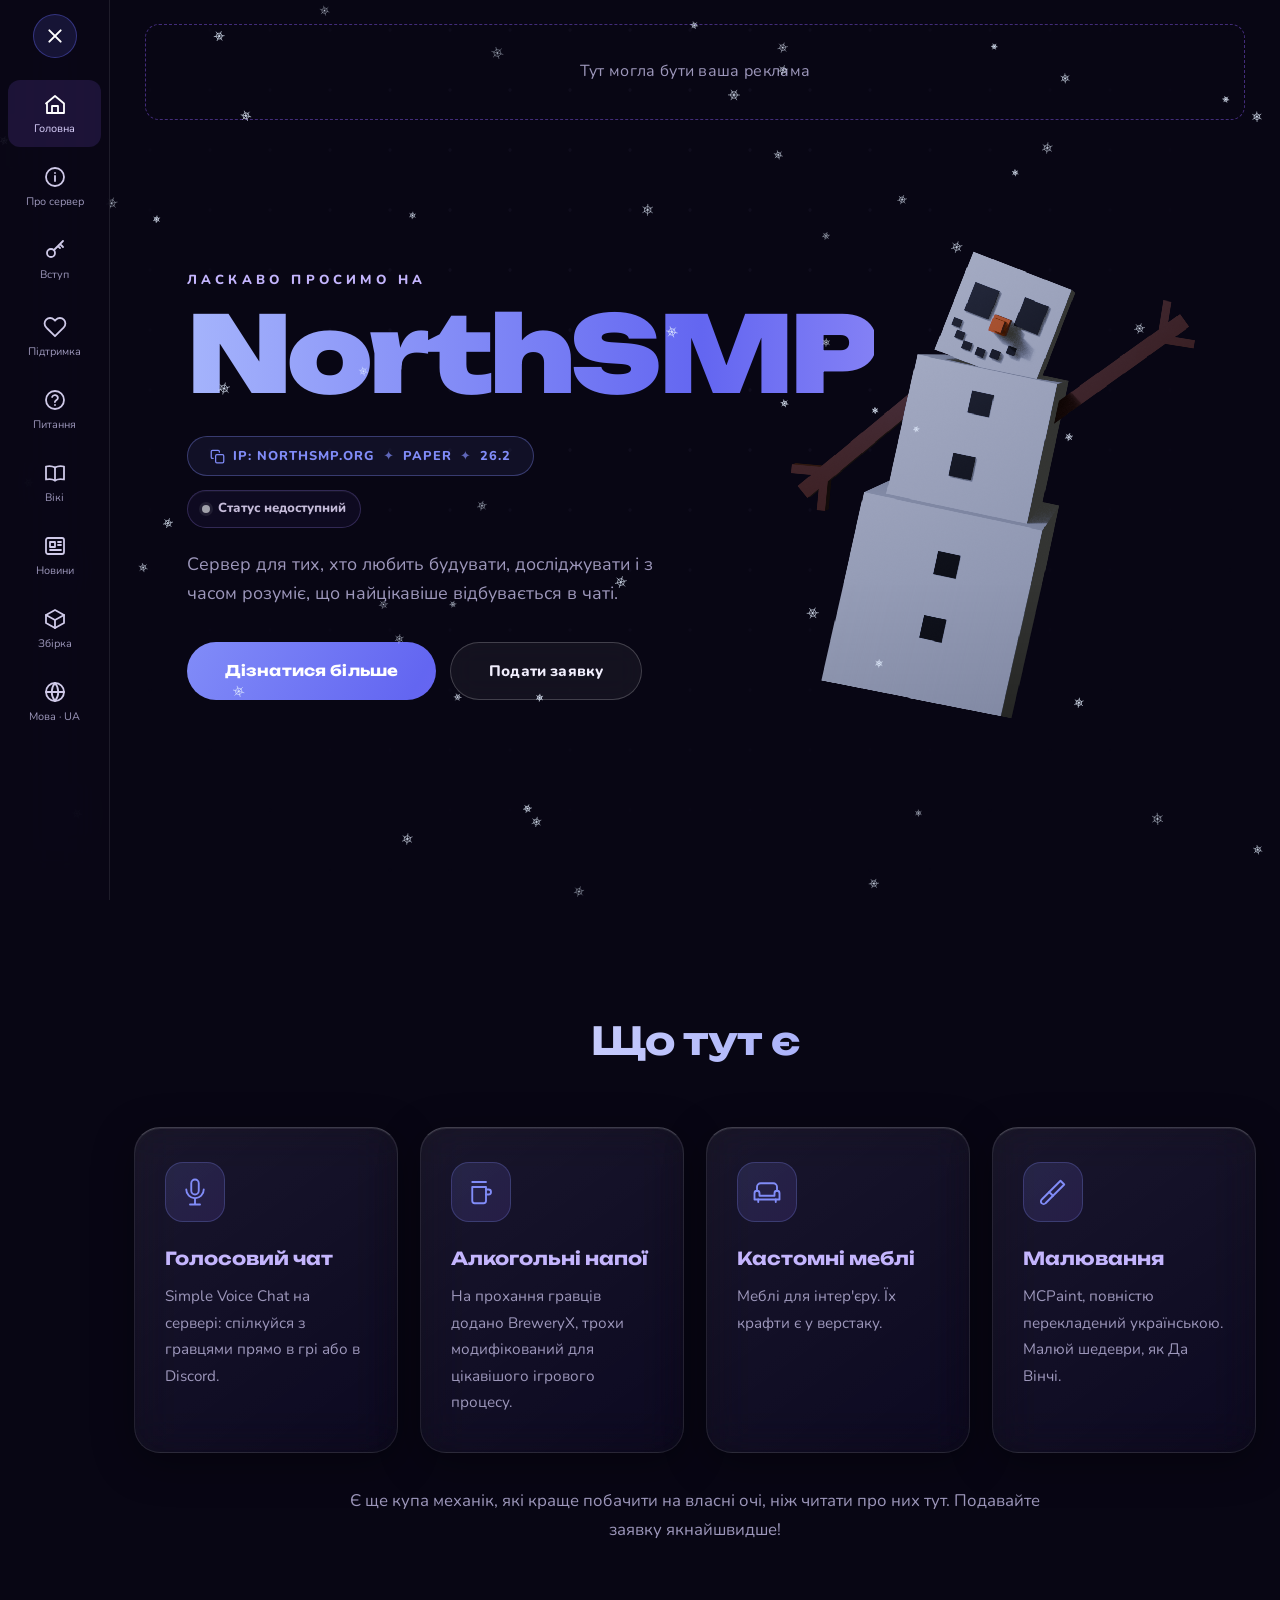
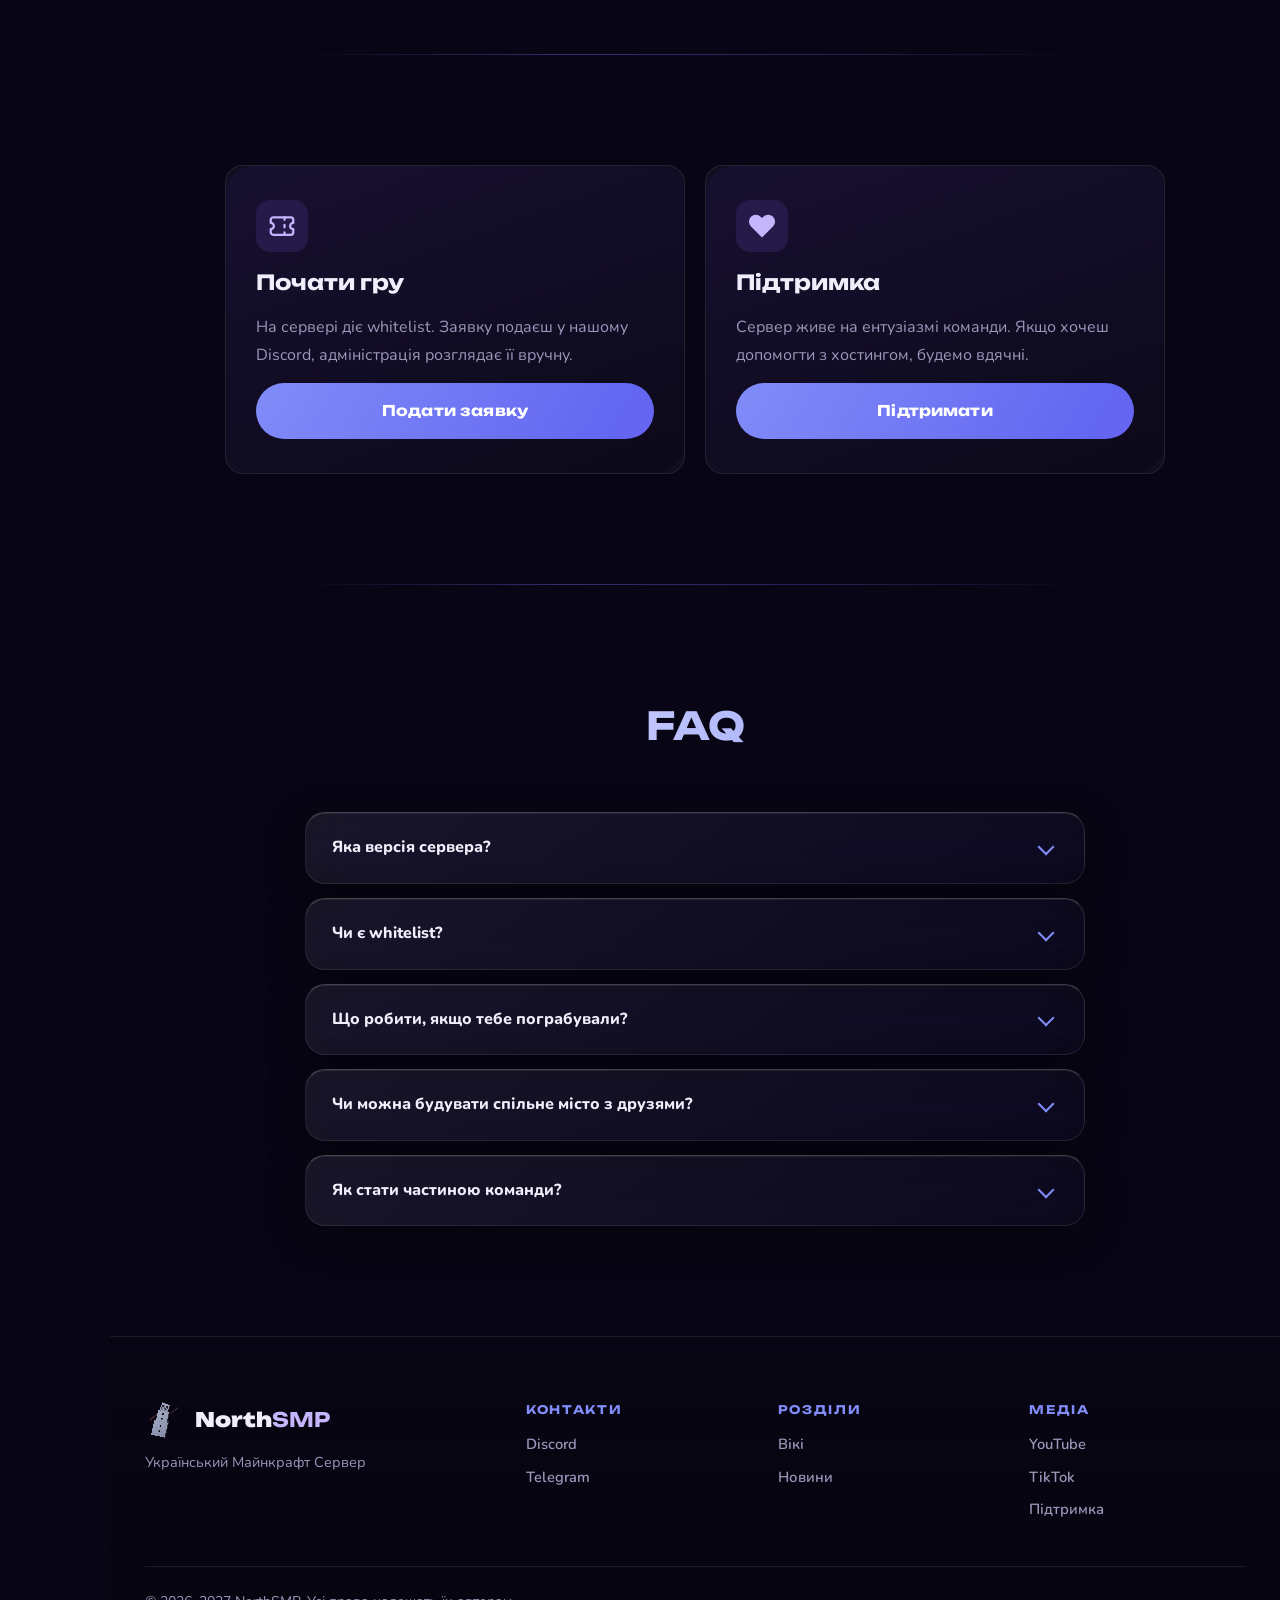
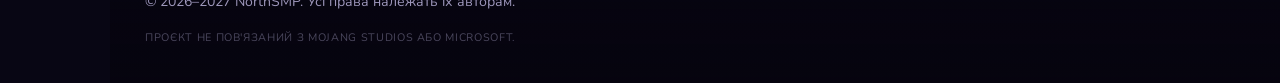
<file: index.html>
<!DOCTYPE html>
<html lang="uk">
<head>
<meta charset="UTF-8">
<meta name="viewport" content="width=device-width, initial-scale=1.0">
<title>NorthSMP - український Minecraft сервер</title>
<meta name="description" content="NorthSMP - український Minecraft-сервер на Paper 26.2.">
<meta name="theme-color" content="#0a0816">
<link rel="icon" href="icon.png" type="image/png"><link rel="shortcut icon" href="favicon.ico"><link rel="apple-touch-icon" href="icon.png">
<link rel="preconnect" href="https://fonts.googleapis.com">
<link rel="preconnect" href="https://fonts.gstatic.com" crossorigin>
<link href="https://fonts.googleapis.com/css2?family=Nunito:wght@400;600;700;800&family=Unbounded:wght@500;700;900&display=swap" rel="stylesheet">
<link rel="stylesheet" href="style.css">
</head>
<body>
<canvas id="snow" aria-hidden="true"></canvas>
<div class="grain" aria-hidden="true"></div>
<div id="siteNavigation"></div>
<main id="top">
<section class="hero" id="home">
  <div class="ad-bar" data-i18n="ad.text">Тут могла бути ваша реклама</div>
  <div class="hero-in">
    <p class="kicker" data-i18n="hero.kicker"></p>
    <h1 class="hero-title">NorthSMP</h1>
    <button class="badge" id="ipBtn" type="button">
      <svg width="15" height="15" viewBox="0 0 24 24" fill="none" stroke="currentColor" stroke-width="2" stroke-linecap="round" stroke-linejoin="round"><rect x="9" y="9" width="13" height="13" rx="2"/><path d="M5 15H4a2 2 0 0 1-2-2V4a2 2 0 0 1 2-2h9a2 2 0 0 1 2 2v1"/></svg>
      IP: northsmp.org <b>✦</b> Paper <b>✦</b> 26.2
    </button>
    <div class="server-widget" id="serverWidget" data-state="loading" aria-label="Стан Minecraft-сервера">
      <span class="server-widget-state" role="status" aria-live="polite" aria-atomic="true">
        <span class="server-widget-dot" aria-hidden="true"></span>
        <span id="serverWidgetState">Перевірка…</span>
      </span>
      <span class="server-widget-separator" aria-hidden="true"></span>
      <span class="server-widget-players" id="serverWidgetPlayers" aria-label="Кількість гравців онлайн">
        <svg aria-hidden="true" viewBox="0 0 24 24" fill="none" stroke="currentColor" stroke-width="1.8" stroke-linecap="round" stroke-linejoin="round"><circle cx="9" cy="8" r="3"/><path d="M3 20v-2a6 6 0 0 1 12 0v2M16 5a3 3 0 0 1 0 6M18 14a5 5 0 0 1 3 5v1"/></svg>
        <span id="serverWidgetCount">—</span>
      </span>
    </div>
    <p class="hero-sub" data-i18n="hero.sub"></p>
    <div class="hero-cta">
      <a href="#about" class="btn"><span data-i18n="hero.cta"></span></a>
      <a href="https://discord.com/invite/XdEPbvGeKm" target="_blank" rel="noopener noreferrer" class="btn ghost" data-i18n="join.startCta"></a>
    </div>
  </div>
    <button type="button" class="hero-art secret-logo" id="heroLogo" aria-label="NorthSMP"><img src="logo.png" alt=""></button>
  </section>
<section class="section" id="about">
  <h2 class="h2 reveal" data-i18n="about.title"></h2>
  <div class="grid4">
    <article class="glass spot card reveal" style="--d:0">
      <div class="ico"><svg viewBox="0 0 24 24" fill="none" stroke="currentColor" stroke-width="1.5" stroke-linecap="round" stroke-linejoin="round"><rect x="9" y="2" width="6" height="12" rx="3"/><path d="M5 10a7 7 0 0 0 14 0M12 17v5M8 22h8"/></svg></div>
      <h3 data-i18n="f1.t"></h3><p data-i18n="f1.p"></p>
    </article>
    <article class="glass spot card reveal" style="--d:1">
      <div class="ico"><svg viewBox="0 0 24 24" fill="none" stroke="currentColor" stroke-width="1.5" stroke-linecap="round" stroke-linejoin="round"><path d="M5 8h11v11a2 2 0 0 1-2 2H7a2 2 0 0 1-2-2z"/><path d="M16 10h2a2 2 0 0 1 0 4h-2M5 4h11"/></svg></div>
      <h3 data-i18n="f2.t"></h3><p data-i18n="f2.p"></p>
    </article>
    <article class="glass spot card reveal" style="--d:2">
      <div class="ico"><svg viewBox="0 0 24 24" fill="none" stroke="currentColor" stroke-width="1.5" stroke-linecap="round" stroke-linejoin="round"><path d="M4 11V8a3 3 0 0 1 3-3h10a3 3 0 0 1 3 3v3"/><path d="M2 13a2 2 0 0 1 4 0v2h12v-2a2 2 0 0 1 4 0v5H2z"/><path d="M5 18v2M19 18v2"/></svg></div>
      <h3 data-i18n="f3.t"></h3><p data-i18n="f3.p"></p>
    </article>
    <article class="glass spot card reveal" style="--d:3">
      <div class="ico"><svg viewBox="0 0 24 24" fill="none" stroke="currentColor" stroke-width="1.5" stroke-linecap="round" stroke-linejoin="round"><path d="M18 3l3 3-9 9-3-3z"/><path d="M9 12l-6 6a2 2 0 0 0 0 3 2 2 0 0 0 3 0l6-6"/></svg></div>
      <h3 data-i18n="f4.t"></h3><p data-i18n="f4.p"></p>
    </article>
  </div>
  <p class="about-more reveal" data-i18n="about.more"></p>
</section>
<div class="divider"></div>
<section class="section" id="joinwrap">
  <div class="twin">
    <div class="promo hot reveal" id="join" style="--d:0">
      <div class="promo-in">
        <div class="promo-ico"><svg viewBox="0 0 24 24" fill="none" stroke="currentColor" stroke-width="1.8" stroke-linecap="round" stroke-linejoin="round"><path d="M3 7a2 2 0 0 1 2-2h14a2 2 0 0 1 2 2v2.500a2.500 2.500 0 0 0 0 5V17a2 2 0 0 1-2 2H5a2 2 0 0 1-2-2v-2.500a2.500 2.500 0 0 0 0-5z"/><path d="M14 5v2M14 11v2M14 17v2"/></svg></div>
        <h3 data-i18n="join.startT"></h3>
        <p data-i18n="join.startP"></p>
        <a class="btn" href="https://discord.com/invite/XdEPbvGeKm" target="_blank" rel="noopener noreferrer" data-i18n="join.startCta"></a>
      </div>
    </div>
    <div class="promo hot reveal" id="support" style="--d:1">
      <div class="promo-in">
        <div class="promo-ico heart"><svg viewBox="0 0 24 24" fill="currentColor"><path d="M20.840 4.610a5.500 5.500 0 0 0-7.780 0L12 5.670l-1.060-1.060a5.500 5.500 0 0 0-7.780 7.780l1.060 1.060L12 21.230l7.780-7.780 1.060-1.060a5.500 5.500 0 0 0 0-7.780z"/></svg></div>
        <h3 data-i18n="join.supT"></h3>
        <p data-i18n="join.supP"></p>
        <a class="btn" href="https://donatello.to/Fl1pee" target="_blank" rel="noopener noreferrer" data-i18n="join.supCta"></a>
      </div>
    </div>
  </div>
</section>
<div class="divider"></div>
<section class="section" id="faq">
  <h2 class="h2 reveal" data-i18n="faq.title"></h2>
  <div class="faq" id="faqList"></div>
</section>
</main>
<footer class="footer">
  <div class="foot-grid">
    <div class="foot-brand">
      <button type="button" class="foot-logo secret-logo" id="footerLogo" aria-label="NorthSMP"><img src="icon.png" alt=""><span>North<b>SMP</b></span></button>
      <p data-i18n="brand.sub"></p>
    </div>
    <div class="foot-col"><h4 data-i18n="foot.c1"></h4>
      <a href="https://discord.com/invite/XdEPbvGeKm" target="_blank" rel="noopener noreferrer">Discord</a>
      <a href="https://t.me/NorthSMP_UA" target="_blank" rel="noopener noreferrer">Telegram</a>
</div>
    <div class="foot-col"><h4 data-i18n="foot.c2"></h4>
      <a href="wiki" data-keep-lang="wiki" data-i18n="nav.wiki"></a><a href="news" data-keep-lang="news" data-i18n="nav.news"></a></div>
    <div class="foot-col"><h4 data-i18n="foot.c3"></h4>
      <a href="https://www.youtube.com/@NorthSMP_UA" target="_blank" rel="noopener noreferrer">YouTube</a>
      <a href="https://www.tiktok.com/@northsmp_ua" target="_blank" rel="noopener noreferrer">TikTok</a>
      <a href="https://donatello.to/Fl1pee" target="_blank" rel="noopener noreferrer" data-i18n="nav.support"></a></div>
  </div>
  <div class="foot-bottom">
    <p>© 2026–2027 NorthSMP. <span data-i18n="foot.rights"></span></p>
  </div>
  <p class="legal" data-i18n="foot.legal"></p>
</footer>
<div class="toast" id="toast" role="status" aria-live="polite"></div>
<div id="easterEgg" class="easter-egg" hidden role="dialog" aria-modal="true" aria-label="Секретна пасхалка">
  <div class="easter-egg-head">
    <span>🎮 <span data-i18n="egg.title">Секретний режим</span></span>
    <button class="easter-close" id="easterClose" type="button" aria-label="Закрити">×</button>
  </div>
  <div class="easter-videos">
    <div class="easter-video">
      <div class="easter-screen"><iframe id="subwayEmbed" title="Subway Surfers — ігрове відео" allow="autoplay; encrypted-media; picture-in-picture; fullscreen" allowfullscreen referrerpolicy="strict-origin-when-cross-origin"></iframe><div id="subwayEmbedNotice" class="easter-local-notice" hidden><span class="easter-notice-icon">▶</span><strong>Subway Surfers</strong><span data-i18n="egg.local">Для перегляду прямо на сайті запустіть його через локальний сервер.</span><a class="easter-source" href="https://youtu.be/i0M4ARe9v0Y?t=40" target="_blank" rel="noopener noreferrer">Відкрити на YouTube ↗</a></div></div>
    </div>
    <div class="easter-video">
      <div class="easter-screen"><iframe id="parkourEmbed" title="Minecraft Parkour — fails and bloopers" allow="autoplay; encrypted-media; picture-in-picture; fullscreen" allowfullscreen referrerpolicy="strict-origin-when-cross-origin"></iframe><div id="parkourEmbedNotice" class="easter-local-notice" hidden><span class="easter-notice-icon">▶</span><strong>Minecraft Parkour</strong><span data-i18n="egg.local">Для перегляду прямо на сайті запустіть його через локальний сервер.</span><a class="easter-source" href="https://youtu.be/9vNlPqNBOt8?t=40" target="_blank" rel="noopener noreferrer">Відкрити на YouTube ↗</a></div></div>
    </div>
  </div>
  <p class="easter-hint" data-i18n="egg.exit">Натисни Esc, щоб закрити</p>
</div>
<script src="navigation.js"></script>
<script src="script.js"></script>
<script src="server-status.js"></script>
<script src="snowflakes.js"></script>
<script src="easter-egg.js"></script>
</body>
</html>
</file>
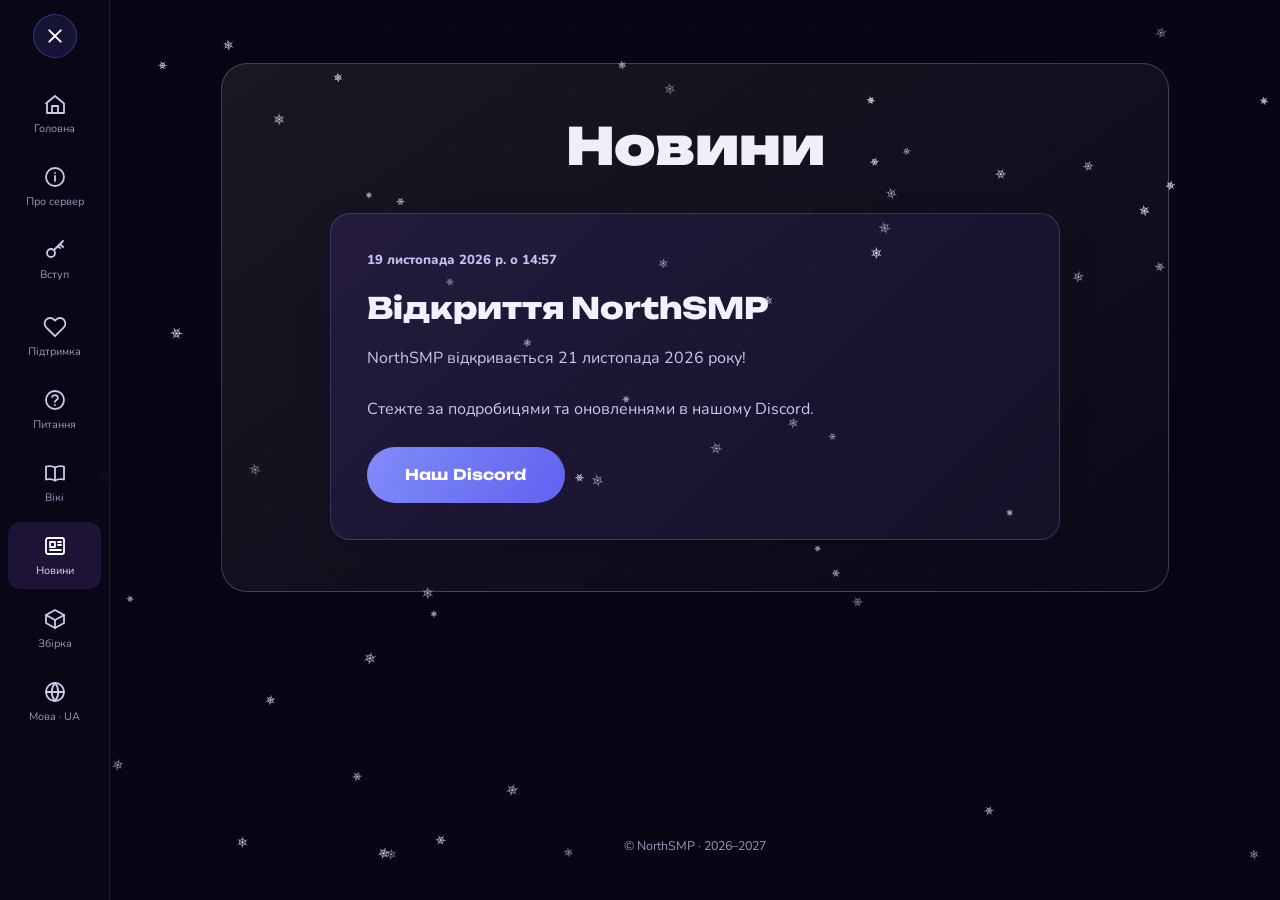
<file: gazeta.html>
<!DOCTYPE html>
<html lang="uk">
<head>
<meta charset="UTF-8"><meta name="viewport" content="width=device-width, initial-scale=1.0">
<title>Новини NorthSMP</title><meta name="theme-color" content="#0a0816"><link rel="icon" href="logo.png" type="image/png">
<link rel="preconnect" href="https://fonts.googleapis.com"><link rel="preconnect" href="https://fonts.gstatic.com" crossorigin>
<link href="https://fonts.googleapis.com/css2?family=Nunito:wght@400;600;700;800&family=Unbounded:wght@500;700;900&display=swap" rel="stylesheet">
<link rel="stylesheet" href="style.css">
</head>
<body data-page="news">
<canvas id="snow" aria-hidden="true"></canvas><div class="grain" aria-hidden="true"></div>
<div id="siteNavigation"></div>
<div class="content-shell">
<main class="content-card news-page">
<h1 data-page-i18n="heading">Новини</h1>
<section class="news-feed" id="newsList" aria-label="Новини NorthSMP" data-news-label>
  <!-- Новини автоматично з'являються тут із файлу news-data.js. -->
</section>
</main>
<footer>© NorthSMP · 2026–2027</footer>
</div>
<script src="navigation.js"></script><script src="content.js"></script><script src="news-data.js"></script><script src="news-render.js"></script><script src="snowflakes.js"></script>
</body></html>
</file>
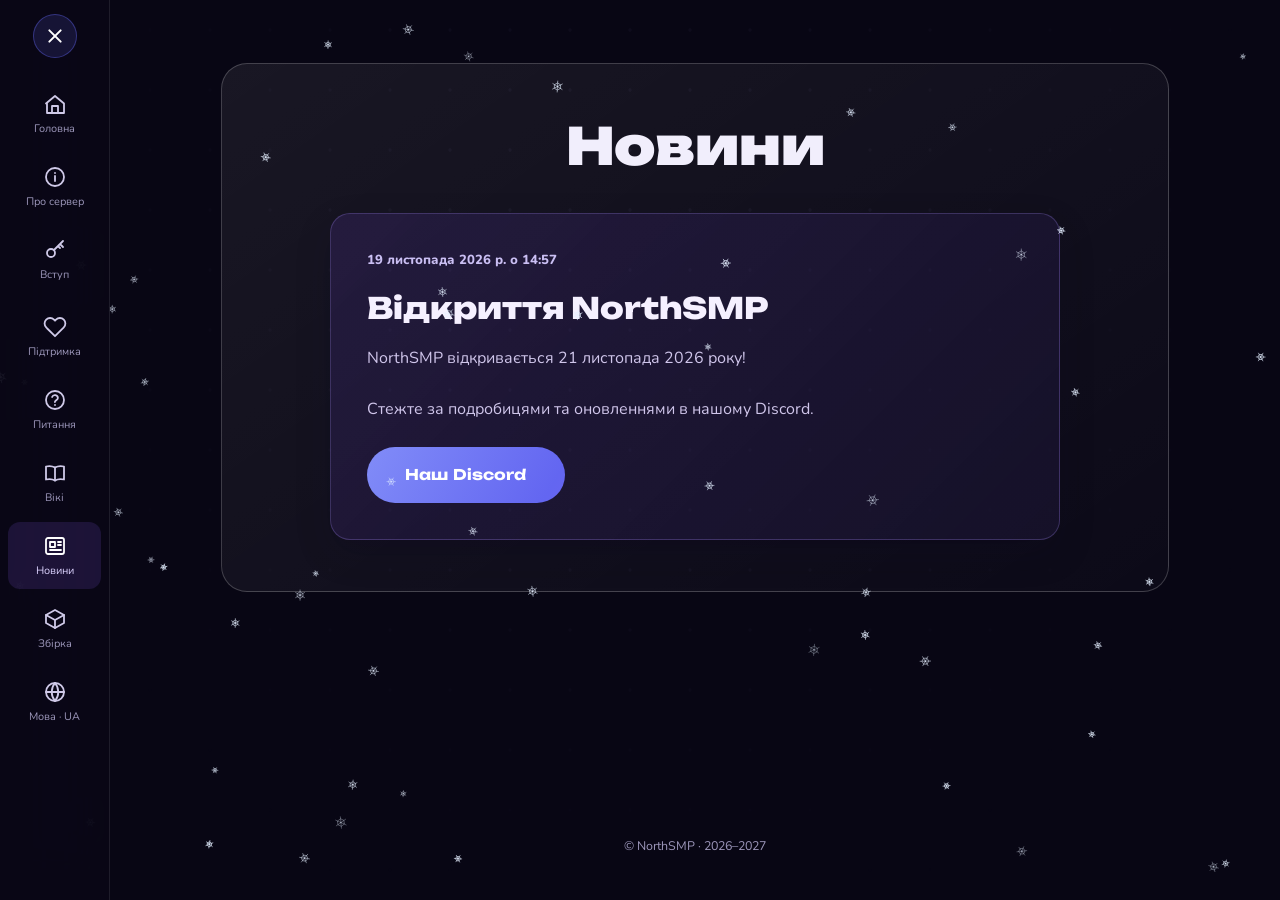
<file: news.html>
<!DOCTYPE html>
<html lang="uk">
<head>
<meta charset="UTF-8"><meta name="viewport" content="width=device-width, initial-scale=1.0">
<title>Новини NorthSMP</title><meta name="theme-color" content="#0a0816"><link rel="icon" href="icon.png" type="image/png"><link rel="shortcut icon" href="favicon.ico"><link rel="apple-touch-icon" href="icon.png">
<link rel="preconnect" href="https://fonts.googleapis.com"><link rel="preconnect" href="https://fonts.gstatic.com" crossorigin>
<link href="https://fonts.googleapis.com/css2?family=Nunito:wght@400;600;700;800&family=Unbounded:wght@500;700;900&display=swap" rel="stylesheet">
<link rel="stylesheet" href="style.css">
</head>
<body data-page="news">
<canvas id="snow" aria-hidden="true"></canvas><div class="grain" aria-hidden="true"></div>
<div id="siteNavigation"></div>
<div class="content-shell">
<main class="content-card news-page">
<h1 data-page-i18n="heading">Новини</h1>
<section class="news-feed" id="newsList" aria-label="Новини NorthSMP" data-news-label>
</section>
</main>
<footer>© NorthSMP · 2026–2027</footer>
</div>
<script src="navigation.js"></script><script src="content.js"></script><script src="news-data.js"></script><script src="news-render.js"></script><script src="snowflakes.js"></script>
</body></html>
</file>
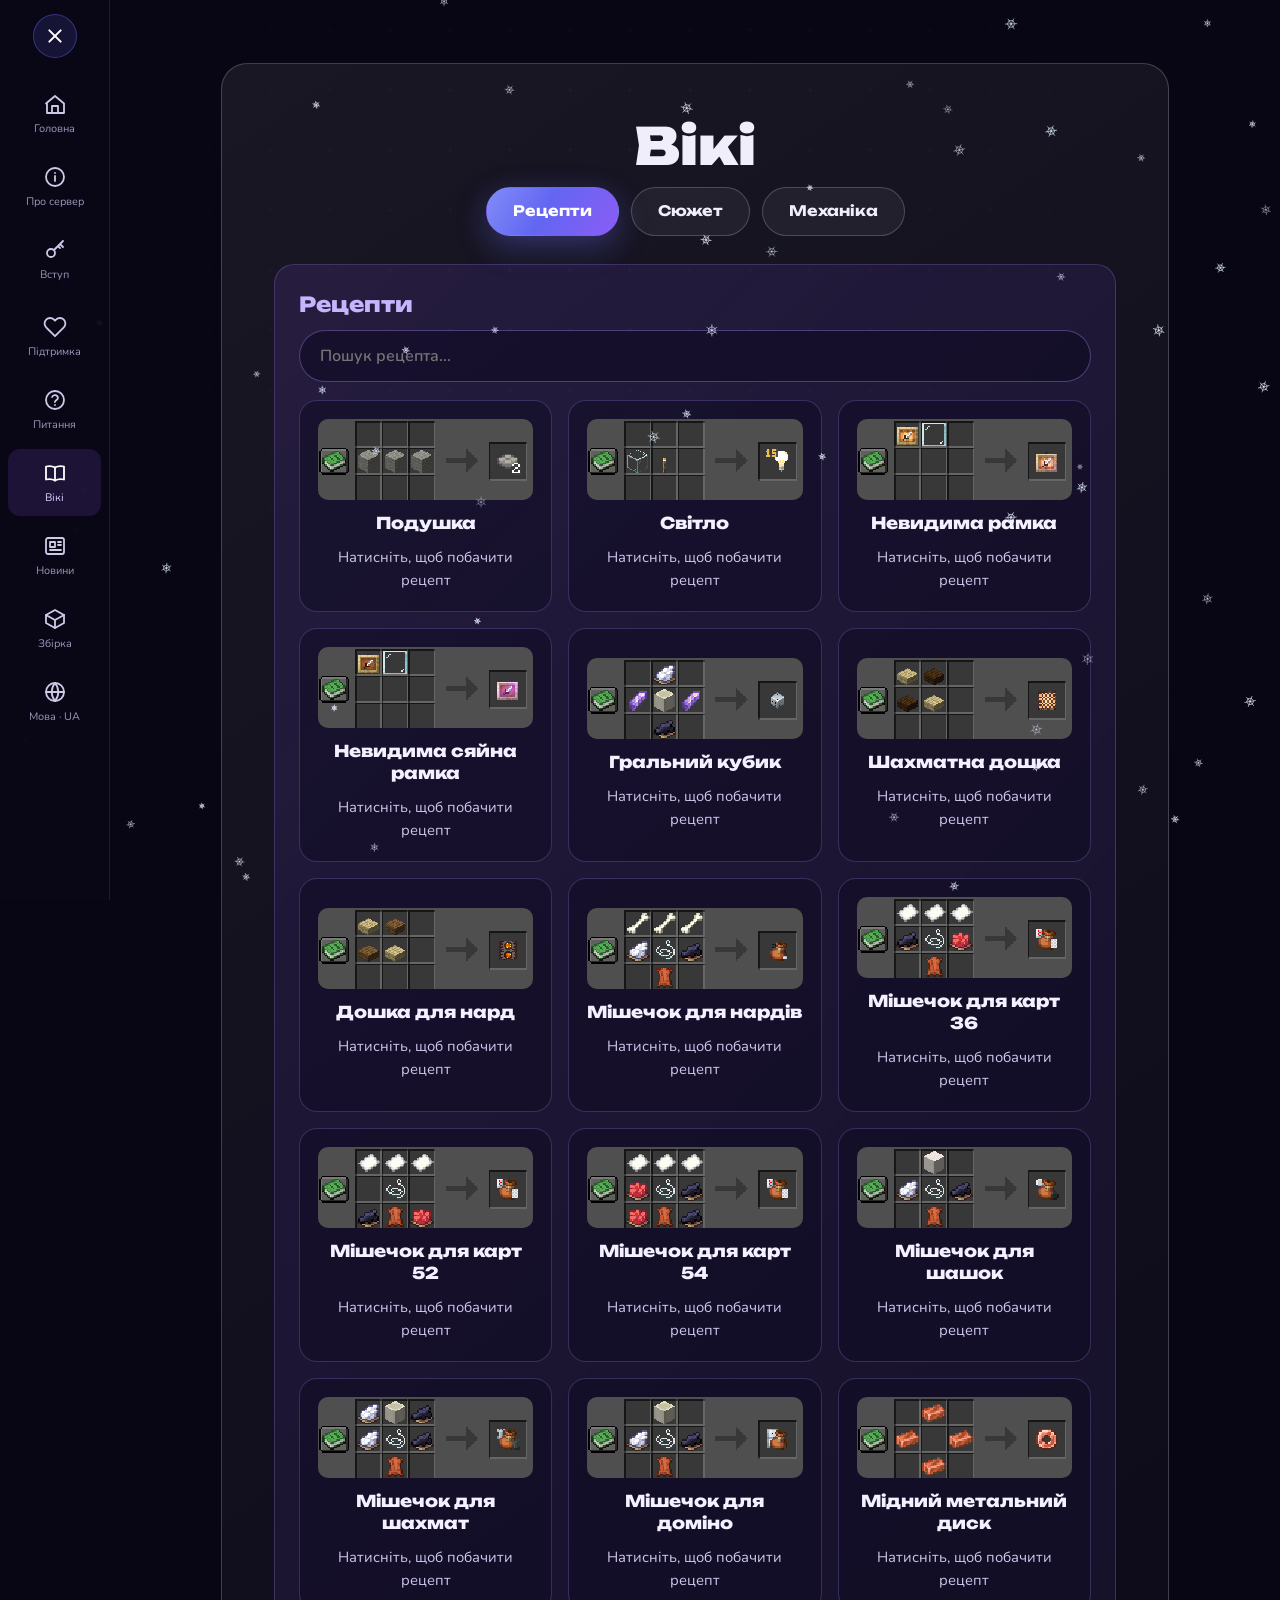
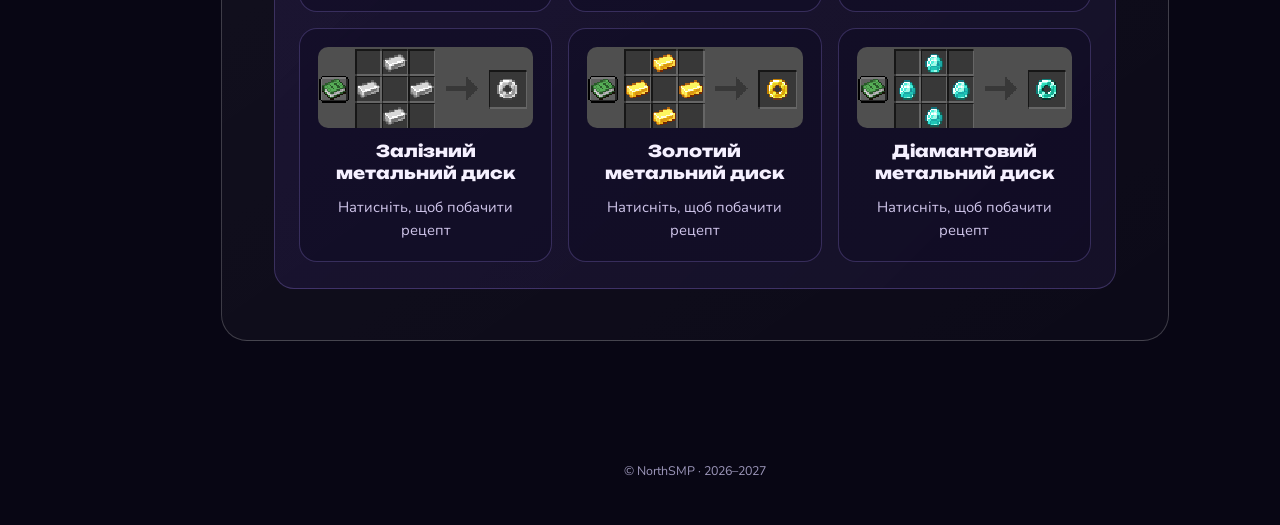
<file: wiki.html>
<!DOCTYPE html>
<html lang="uk">
<head>
<meta charset="UTF-8"><meta name="viewport" content="width=device-width, initial-scale=1.0">
<title>Вікі NorthSMP</title><meta name="theme-color" content="#0a0816"><link rel="icon" href="icon.png" type="image/png"><link rel="shortcut icon" href="favicon.ico"><link rel="apple-touch-icon" href="icon.png">
<link rel="preconnect" href="https://fonts.googleapis.com"><link rel="preconnect" href="https://fonts.gstatic.com" crossorigin>
<link href="https://fonts.googleapis.com/css2?family=Nunito:wght@400;600;700;800&family=Unbounded:wght@500;700;900&display=swap" rel="stylesheet">
<link rel="stylesheet" href="style.css">
</head>
<body data-page="wiki">
<canvas id="snow" aria-hidden="true"></canvas><div class="grain" aria-hidden="true"></div>
<div id="siteNavigation"></div>
<div class="content-shell">
<main class="content-card content-card--simple wiki-article">
<h1 data-page-i18n="heading">Вікі</h1>
<div class="wiki-tabs" role="tablist" aria-label="Розділи вікі">
  <button type="button" class="wiki-tab active" role="tab" id="tab-recipes" aria-controls="panel-recipes" aria-selected="true" data-tab="recipes">Рецепти</button>
  <button type="button" class="wiki-tab" role="tab" id="tab-story" aria-controls="panel-story" aria-selected="false" tabindex="-1" data-tab="story">Сюжет</button>
  <button type="button" class="wiki-tab" role="tab" id="tab-mechanics" aria-controls="panel-mechanics" aria-selected="false" tabindex="-1" data-tab="mechanics">Механіка</button>
</div>
<section class="wiki-panel" role="tabpanel" id="panel-recipes" aria-labelledby="tab-recipes" data-panel="recipes">
  <h2 data-wiki-i18n="recipesTitle">Рецепти</h2>
  <div class="recipe-search">
    <input type="search" id="recipeSearch" placeholder="Пошук рецепта..." aria-label="Пошук рецепта" autocomplete="off">
  </div>
  <div class="recipe-list" id="recipeList"></div>
  <p class="recipe-empty" id="recipeEmpty" hidden>Нічого не знайдено.</p>
</section>
<section class="wiki-panel" role="tabpanel" id="panel-story" aria-labelledby="tab-story" data-panel="story" hidden>
  <h2 data-wiki-i18n="storyTitle">Сюжет</h2>
  <p data-wiki-i18n="storyText">0 епізод вже йде...</p>
</section>
<section class="wiki-panel" role="tabpanel" id="panel-mechanics" aria-labelledby="tab-mechanics" data-panel="mechanics" hidden>
  <h2 data-wiki-i18n="mechanicsTitle">Механіка</h2>
  <p data-wiki-i18n="mechanicsText">Поки що гравці не написали адмінам про знайдену механіку...</p>
</section>
</main>
<footer>© NorthSMP · 2026–2027</footer>
</div>
<script src="navigation.js"></script><script src="content.js"></script><script src="recipes.js"></script><script src="wiki-tabs.js"></script><script src="snowflakes.js"></script>
</body></html>
</file>
<file: style.css>
:root{--bg:#080614; --text:#f1eefc; --dim:#9d97bb; --violet:#8b5cf6; --violet-l:#c4b5fd; --violet-d:#5b21b6; --amber:#818cf8; --orange:#6366f1; --cyan:#22d3ee; --pink:#f472b6; --green:#4ade80; --edge:rgba(255,255,255,.09); --edge-top:rgba(255,255,255,.2); --glass:linear-gradient(145deg,rgba(255,255,255,.07),rgba(255,255,255,.02)); --ease:cubic-bezier(.22,1,.36,1); --spring:cubic-bezier(.175,.885,.32,1.275); --fh:'Unbounded','Arial Black',system-ui,sans-serif; --fb:'Nunito',system-ui,sans-serif;}
*{margin:0;padding:0;box-sizing:border-box}
html{scroll-behavior:smooth;scroll-padding-top:100px}
body{background:var(--bg);color:var(--text);font-family:var(--fb);line-height:1.6;overflow-x:hidden;-webkit-font-smoothing:antialiased}
a{color:inherit;text-decoration:none}
img{display:block;max-width:100%}
button{font:inherit;color:inherit;background:none;border:0;cursor:pointer}
::selection{background:var(--violet);color:#fff}
.grain{position:fixed;inset:0;z-index:-2;pointer-events:none;opacity:.55; background-image:url("data:image/svg+xml,%3Csvg width='60' height='60' viewBox='0 0 60 60' xmlns='http://www.w3.org/2000/svg'%3E%3Cpath d='M30 28v4M28 30h4' stroke='%23b8aee8' stroke-opacity='.10' stroke-width='1.200'/%3E%3C/svg%3E"); mask-image:radial-gradient(ellipse at 50% 30%,#000 20%,transparent 80%);-webkit-mask-image:radial-gradient(ellipse at 50% 30%,#000 20%,transparent 80%)}
#snow{position:fixed;inset:0;width:100%;height:100%;z-index:60;pointer-events:none}
.glass{background:var(--glass);backdrop-filter:blur(22px) saturate(170%);-webkit-backdrop-filter:blur(22px) saturate(170%); border:1px solid var(--edge);border-top-color:var(--edge-top); box-shadow:0 10px 40px rgba(0,0,0,.35),inset 0 1px 0 rgba(255,255,255,.08)}
.spot{position:relative;overflow:hidden}
.spot::after{content:"";position:absolute;inset:0;pointer-events:none;opacity:0;transition:opacity .35s; background:radial-gradient(380px circle at var(--mx,50%) var(--my,50%),rgba(167,139,250,.22),transparent 60%)}
.spot:hover::after{opacity:1}
.nav{height:54px;border-radius:999px;padding:0 10px;display:flex;align-items:center}
.lang{font-weight:700;font-size:.85rem;padding:8px 15px;border-radius:999px;color:#cfc9e8;white-space:nowrap;transition:.25s}
.lang:hover{background:rgba(255,255,255,.09);color:#fff}
.status{height:54px;padding:0 22px;border-radius:999px;display:flex;align-items:center;gap:9px;font-weight:800;font-size:.85rem;flex:none;white-space:nowrap}
.burger{display:none;width:38px;height:38px;border-radius:50%;position:relative;background:rgba(255,255,255,.07);border:1px solid var(--edge);transition:.3s}
.burger i{position:absolute;left:11px;right:11px;height:2px;border-radius:2px;background:#fff;transition:.35s var(--ease)}
.burger i:nth-child(1){top:13px}
.burger i:nth-child(2){top:18px}
.burger i:nth-child(3){top:23px}
.burger[aria-expanded=true]{background:rgba(99,102,241,.15);border-color:rgba(99,102,241,.4)}
.burger[aria-expanded=true] i:nth-child(1){top:18px;transform:rotate(45deg)}
.burger[aria-expanded=true] i:nth-child(2){opacity:0;transform:scaleX(.2)}
.burger[aria-expanded=true] i:nth-child(3){top:18px;transform:rotate(-45deg)}
.drop{position:fixed;top:84px;left:16px;right:16px;max-width:360px;margin:0 auto;z-index:99;display:flex;flex-direction:column;gap:2px;padding:10px; background:rgba(14,11,30,.92);backdrop-filter:blur(30px);-webkit-backdrop-filter:blur(30px);border:1px solid var(--edge);border-top-color:var(--edge-top);border-radius:22px;box-shadow:0 24px 60px rgba(0,0,0,.6); opacity:0;pointer-events:none;transform:translateY(-10px) scale(.98);transition:.3s var(--ease)}
.drop.open{opacity:1;pointer-events:auto;transform:none}
.drop>*{opacity:0;transform:translateX(-10px);transition:.3s var(--ease)}
.drop.open>*{opacity:1;transform:none}
.drop.open>*:nth-child(1){transition-delay:.04s}
.drop.open>*:nth-child(2){transition-delay:.08s}
.drop.open>*:nth-child(3){transition-delay:.12s}
.drop.open>*:nth-child(4){transition-delay:.16s}
.drop.open>*:nth-child(5){transition-delay:.2s}
.drop.open>*:nth-child(7){transition-delay:.26s}
.drop.open>*:nth-child(8){transition-delay:.3s}
.drop a{display:block;text-align:left;padding:13px 18px;border-radius:14px;font-weight:700;color:#d6d0ee}
.drop a:hover{background:rgba(255,255,255,.07);color:#fff}
.drop .drop-hot{color:var(--amber);border:1px solid rgba(129,140,248,.3);background:linear-gradient(135deg,rgba(129,140,248,.12),rgba(99,102,241,.08));margin-top:4px}
.btn{position:relative;overflow:hidden;display:inline-flex;align-items:center;justify-content:center;gap:10px;padding:16px 38px;border-radius:999px;color:#fff; font-family:var(--fh);font-weight:700;font-size:.92rem;letter-spacing:.01em; background:linear-gradient(120deg,#818cf8,#6366f1 45%,#8b5cf6);background-size:200% 200%; box-shadow:0 12px 40px rgba(99,102,241,.35),0 0 0 1px rgba(129,140,248,.25);transition:transform .3s var(--spring),box-shadow .3s}
.btn::before{content:"";position:absolute;top:0;left:-80%;width:50%;height:100%;background:linear-gradient(100deg,transparent,rgba(255,255,255,.55),transparent);transform:skewX(-22deg);transition:left .7s var(--ease)}
.btn:hover{transform:translateY(-3px) scale(1.03);box-shadow:0 18px 50px rgba(139,92,246,.45),0 0 0 1px rgba(129,140,248,.35)}
.btn:hover::before{left:130%}
.btn.ghost{background:rgba(255,255,255,.05);color:var(--text);font-family:var(--fb);font-weight:800;font-size:.95rem; border:1px solid var(--edge-top);backdrop-filter:blur(14px);box-shadow:none}
.btn.ghost:hover{background:linear-gradient(120deg,var(--violet),var(--orange));border-color:transparent;box-shadow:0 12px 34px rgba(139,92,246,.4)}
.hero{min-height:100vh;display:grid;place-items:center;text-align:center;padding:130px 22px 60px;position:relative}
.hero-in{display:flex;flex-direction:column;align-items:center;max-width:760px}
.kicker{font-weight:800;letter-spacing:.32em;text-transform:uppercase;font-size:.82rem;color:var(--violet-l);}
.hero-title{font-family:var(--fh);font-weight:900;font-size:clamp(2.8rem,10.5vw,6.6rem);line-height:1.05;letter-spacing:-.035em;margin:8px 0 26px; background:linear-gradient(110deg,#fff3c4 0%,#818cf8 25%,#6366f1 50%,#c4b5fd 78%,#fff3c4 100%);background-size:260% 100%; -webkit-background-clip:text;background-clip:text;-webkit-text-fill-color:transparent; filter:none;}
.badge{display:inline-flex;align-items:center;gap:8px;padding:9px 22px;border-radius:999px;font-weight:800;font-size:.8rem;letter-spacing:.08em;text-transform:uppercase;color:var(--amber); background:rgba(129,140,248,.08);border:1px solid rgba(129,140,248,.35);transition:.3s;}
.badge b{opacity:.7;font-weight:700}
.badge:hover{background:rgba(129,140,248,.18);box-shadow:0 0 28px rgba(129,140,248,.25);transform:translateY(-2px)}
.hero-sub{max-width:520px;margin:26px 0 34px;font-size:1.12rem;color:var(--dim);}
.hero-cta{display:flex;gap:14px;flex-wrap:wrap;justify-content:center;}
.section{max-width:1200px;margin:0 auto;padding:110px 24px}
.divider{height:1px;max-width:800px;margin:0 auto;background:linear-gradient(90deg,transparent,rgba(139,92,246,.4),rgba(99,102,241,.3),transparent)}
.h2{font-family:var(--fh);font-weight:700;text-align:center;font-size:clamp(1.55rem,3.6vw,2.4rem);letter-spacing:-.02em;margin-bottom:56px; background:linear-gradient(90deg,#fff 0%,var(--amber) 30%,var(--violet-l) 60%,#fff 100%);background-size:300% 100%; -webkit-background-clip:text;background-clip:text;-webkit-text-fill-color:transparent;}
.reveal{opacity:0;transform:translateY(42px);transition:opacity .8s var(--ease),transform .8s var(--ease);transition-delay:calc(var(--d,0) * 110ms)}
.reveal.in{opacity:1;transform:none}
.grid4{display:grid;grid-template-columns:repeat(auto-fit,minmax(250px,1fr));gap:22px}
.card{border-radius:26px;padding:34px 30px 36px;transition:transform .45s var(--spring),border-color .3s,box-shadow .4s}
.card:hover{transform:translateY(-12px) scale(1.02);border-color:rgba(139,92,246,.55);box-shadow:0 28px 70px rgba(124,58,237,.28),0 0 0 1px rgba(139,92,246,.2)}
.ico{width:60px;height:60px;border-radius:18px;display:grid;place-items:center;margin-bottom:22px;color:var(--amber); background:linear-gradient(135deg,rgba(129,140,248,.14),rgba(139,92,246,.14));border:1px solid rgba(129,140,248,.25);transition:.45s var(--spring)}
.ico svg{width:30px;height:30px}
.card:hover .ico{transform:scale(1.14) rotate(-8deg);box-shadow:0 0 30px rgba(129,140,248,.3)}
.card h3{font-family:var(--fh);font-size:1.12rem;font-weight:700;margin-bottom:10px;color:#c4b5fd;transition:.3s}
.card:hover h3{color:var(--orange)}
.card p{color:var(--dim);font-size:.95rem;line-height:1.75;transition:.3s}
.card:hover p{color:var(--text)}
.hand{display:flex;flex-wrap:wrap;justify-content:center;gap:16px 10px;perspective:1400px;padding:30px 0 10px;min-height:300px}
.twin{display:grid;grid-template-columns:repeat(auto-fit,minmax(290px,1fr));gap:26px;max-width:940px;margin:0 auto}
.promo{position:relative;border-radius:30px;padding:1.5px;overflow:hidden;background:rgba(255,255,255,.06);transition:transform .4s var(--spring),box-shadow .4s}
.promo::before{content:"";position:absolute;inset:-60%;background:conic-gradient(from 0deg,transparent 0 55%,var(--violet) 72%,var(--cyan) 82%,transparent 100%);}
.promo.hot::before{background:conic-gradient(from 0deg,transparent 0 55%,var(--orange) 72%,var(--amber) 82%,transparent 100%)}
.promo:hover{transform:translateY(-8px);box-shadow:0 26px 70px rgba(124,58,237,.3)}
.promo.hot:hover{box-shadow:0 26px 70px rgba(99,102,241,.28)}
.promo-in{position:relative;border-radius:29px;padding:44px 34px 40px;text-align:center;display:flex;flex-direction:column;align-items:center;gap:16px;height:100%; background:linear-gradient(160deg,#171030,#0c0919)}
.promo-ico{width:66px;height:66px;border-radius:50%;display:grid;place-items:center;color:var(--violet-l);background:rgba(139,92,246,.14);border:1px solid rgba(139,92,246,.35);box-shadow:0 0 30px rgba(139,92,246,.25)}
.promo-ico svg{width:30px;height:30px}
.promo-ico.heart{color:#ff6b81;background:rgba(239,68,68,.12);border-color:rgba(239,68,68,.35);box-shadow:0 0 30px rgba(239,68,68,.25);}
.promo h3{font-family:var(--fh);font-size:1.4rem;font-weight:700}
.promo p{color:var(--dim);max-width:340px;flex:1;line-height:1.75}
.promo .btn{margin-top:8px}
.faq{max-width:780px;margin:0 auto;display:grid;gap:14px}
.q{border-radius:20px;overflow:hidden;transition:border-color .3s,box-shadow .3s,transform .3s}
.q:hover{border-color:rgba(139,92,246,.4);transform:translateX(4px)}
.q.open{border-color:rgba(99,102,241,.5);box-shadow:0 16px 50px rgba(99,102,241,.14),inset 0 1px 0 rgba(255,255,255,.1)}
.q button{width:100%;display:flex;align-items:center;justify-content:space-between;gap:18px;padding:22px 26px;text-align:left;font-weight:800;font-size:1rem}
.q i{flex:none;width:30px;height:30px;border-radius:50%;position:relative;background:rgba(129,140,248,.1);border:1px solid rgba(129,140,248,.3);transition:.4s var(--spring)}
.q i::before,.q i::after{content:"";position:absolute;left:8px;right:8px;top:13px;height:2px;border-radius:2px;background:var(--amber);transition:.3s}
.q i::after{transform:rotate(90deg)}
.q.open i{transform:rotate(180deg);background:rgba(99,102,241,.2)}
.q.open i::after{transform:rotate(0)}
.ans{display:grid;grid-template-rows:0fr;transition:grid-template-rows .45s var(--ease)}
.q.open .ans{grid-template-rows:1fr}
.ans>div{overflow:hidden}
.ans p{padding:0 26px 24px;color:var(--dim);line-height:1.75}
.footer{border-top:1px solid var(--edge);background:linear-gradient(0deg,rgba(6,4,14,.85),transparent);padding:64px 24px 36px}
.foot-grid{max-width:1100px;margin:0 auto;display:grid;grid-template-columns:1.6fr 1fr 1fr 1fr;gap:36px}
.foot-logo{display:flex;align-items:center;gap:12px;font-family:var(--fh);font-weight:900;font-size:1.25rem}
.foot-logo img{width:38px;height:38px;image-rendering:pixelated;filter:none;}
.foot-logo b{color:var(--violet-l)}
.foot-brand p{margin-top:12px;color:var(--dim);font-size:.9rem;max-width:260px}
.foot-col{display:flex;flex-direction:column;gap:9px}
.foot-col h4{font-family:var(--fh);font-size:.74rem;letter-spacing:.14em;text-transform:uppercase;color:var(--amber);margin-bottom:4px}
.foot-col a{color:var(--dim);font-size:.92rem;font-weight:600;transition:.25s;width:fit-content}
.foot-col a:hover{color:#fff;transform:translateX(4px)}
.foot-bottom{max-width:1100px;margin:44px auto 0;padding-top:24px;border-top:1px solid var(--edge);display:flex;justify-content:space-between;flex-wrap:wrap;gap:10px;color:var(--dim);font-size:.88rem}
.legal{max-width:1100px;margin:16px auto 0;font-size:.68rem;letter-spacing:.06em;text-transform:uppercase;opacity:.45;color:var(--dim)}
.toast{position:fixed;left:50%;bottom:30px;z-index:150;transform:translate(-50%,30px);opacity:0;pointer-events:none;padding:12px 24px;border-radius:999px;font-weight:800;font-size:.9rem; background:rgba(20,14,40,.95);border:1px solid rgba(129,140,248,.5);box-shadow:0 14px 40px rgba(0,0,0,.5);transition:.35s var(--spring)}
.toast.show{opacity:1;transform:translate(-50%,0)}
@media(max-width:1020px){.burger{display:block}
.nav{padding:0 8px}
.status{height:54px;padding:0 16px}
.foot-grid{grid-template-columns:1fr 1fr}
.foot-brand{grid-column:1/-1}

}@media(max-width:600px){.section{padding:80px 18px}
.h2{margin-bottom:40px}
.badge{font-size:.68rem;padding:8px 14px;letter-spacing:.05em}
.btn{padding:14px 28px;font-size:.85rem}
.hand{gap:14px 10px}
.promo-in{padding:36px 24px}
.q button{padding:18px 18px;font-size:.95rem}
.ans p{padding:0 18px 20px}
.foot-grid{grid-template-columns:1fr}

}@media(prefers-reduced-motion:reduce){*,*::before,*::after{transition-duration:.01ms!important}
html{scroll-behavior:auto}
.reveal{opacity:1;transform:none}

}.reveal{opacity:1!important;transform:none!important;transition:none!important}
.spot::after,.btn::before,.promo::before{display:none!important}
#status{display:none!important}
.hero{display:flex;flex-direction:row;align-items:center;justify-content:space-between;gap:clamp(32px,6vw,96px);text-align:left;min-height:100vh;padding:130px clamp(22px,6vw,90px) 60px}
.hero-in{align-items:flex-start;max-width:640px;flex:1;min-width:0}
.hero-sub{margin-left:0;margin-right:0}
.hero-art{position:relative;width:min(36vw,420px);aspect-ratio:1;flex:none;display:grid;place-items:center}
.hero-art img{width:58%;image-rendering:pixelated;position:relative;z-index:1}
body{padding-left:110px;transition:padding-left .35s var(--ease)}
body.side-collapsed{padding-left:0}
.side.drop{position:fixed;top:0;left:0;bottom:0;right:auto;width:110px;max-width:none;margin:0;padding:80px 8px 24px;border-radius:0;z-index:1000;display:flex;flex-direction:column;align-items:center;gap:6px;opacity:1;pointer-events:auto;transform:none;background:rgba(10,8,22,.85);backdrop-filter:blur(30px) saturate(160%);-webkit-backdrop-filter:blur(30px) saturate(160%);border:0;border-right:1px solid var(--edge);box-shadow:none;transition:transform .35s var(--ease)}
.side.drop.collapsed{transform:translateX(-105%)}
.side.drop>*{opacity:1;transform:none;transition:none}
.side.drop .side-item{display:flex;flex-direction:column;align-items:center;gap:6px;width:100%;padding:12px 4px;border-radius:12px;background:none;border:0;color:#cfc9e8;text-align:center;font:inherit;cursor:pointer}
.side.drop .side-item:hover{background:rgba(255,255,255,.07);color:#fff}
.side.drop .side-item svg{width:24px;height:24px;fill:none;stroke:currentColor;stroke-width:1.8;stroke-linecap:round;stroke-linejoin:round}
.side.drop .side-item small{font-size:.68rem;line-height:1.2;color:var(--dim)}
.side.drop .drop-hot{color:#ff6b81}
.side.drop .drop-hot svg{fill:currentColor;stroke:none}
.side.drop .drop-hot small{color:var(--dim)}
.burger{display:flex!important;flex-direction:column;align-items:center;justify-content:center;gap:5px;position:fixed;top:14px;left:14px;z-index:1001;width:44px;height:44px;padding:0;border-radius:50%;background:rgba(255,255,255,.07);border:1px solid var(--edge)}
.burger i{position:static!important;display:block;width:18px;height:2px;border-radius:2px;background:#fff;transform:none;opacity:1;transition:transform .3s var(--ease),opacity .2s}
.burger[aria-expanded=true] i:nth-child(1){transform:translateY(7px) rotate(45deg)}
.burger[aria-expanded=true] i:nth-child(2){opacity:0}
.burger[aria-expanded=true] i:nth-child(3){transform:translateY(-7px) rotate(-45deg)}
.btn,.btn:hover{box-shadow:none!important}
.twin{grid-template-columns:repeat(auto-fit,minmax(290px,1fr));gap:20px;max-width:940px;margin:0 auto}
.promo{position:relative;padding:0;border-radius:18px;overflow:hidden;background:#110e22;border:1px solid rgba(255,255,255,.08);box-shadow:none;transition:border-color .2s}
.promo:hover{transform:none;box-shadow:none;border-color:rgba(139,92,246,.45)}
.promo-in{padding:34px 30px;text-align:left;align-items:flex-start;gap:14px;height:auto}
.promo h3{font-size:1.3rem}
.promo p{max-width:none;flex:1;text-align:left}
.promo-ico{width:52px;height:52px;border-radius:14px;box-shadow:none;background:rgba(139,92,246,.14);border:0}
.promo-ico.heart{background:rgba(239,68,68,.12);box-shadow:none;}
.promo .btn{width:100%;margin-top:auto;justify-content:center}
.promo:not(.hot) .btn:hover{background:#22d3ee!important;color:#06121a!important;transform:none}
@media (max-width:960px){body{padding-left:0}
.hero{flex-direction:column;text-align:center;padding-top:110px}
.hero-in{align-items:center}
.hero-sub{margin-left:auto;margin-right:auto}
.hero-art{width:62vw}
.side.drop{transform:translateX(-105%);width:120px;box-shadow:12px 0 40px rgba(0,0,0,.45)}
.side.drop.open{transform:none}

}.side.drop .drop-hot{color:#cfc9e8}
.side.drop .drop-hot:hover{color:#fff}
.side.drop .drop-hot svg{fill:none;stroke:currentColor}
.promo-ico.heart{color:var(--violet-l);background:rgba(139,92,246,.14);border:0}
.burger{left:calc(55px - 22px)!important}
@media (max-width:960px){.burger{left:calc(60px - 22px)!important}
 }.about-more{margin-top:34px;text-align:center;color:var(--dim);font-size:1.05rem;max-width:720px;margin-left:auto;margin-right:auto;line-height:1.7}
.hero-cta{display:flex;gap:14px;flex-wrap:wrap}
.hero-cta .btn{position:relative;overflow:hidden;transition:transform .25s var(--ease),background .35s,border-color .35s,color .35s}
.hero-cta .btn::before{display:block!important;content:"";position:absolute;top:0;left:-80%;width:50%;height:100%;background:linear-gradient(100deg,transparent,rgba(255,255,255,.35),transparent);transform:skewX(-22deg);transition:left .7s var(--ease);pointer-events:none}
.hero-cta .btn:hover{transform:translateY(-3px)}
.hero-cta .btn:hover::before{left:130%}
.hero-cta .btn:active{transform:translateY(0) scale(.97)}
.hero-cta .btn.ghost:hover{background:rgba(139,92,246,.22);border-color:rgba(139,92,246,.7);color:#fff}
.q i{background:none;border:0;width:14px;height:14px;margin-right:6px;transform:none}
.q i::before{left:auto;right:auto;top:auto;width:10px;height:10px;height:10px;border-right:2px solid var(--amber);border-bottom:2px solid var(--amber);background:none;border-radius:0;transform:rotate(45deg);transition:transform .35s var(--ease);left:2px;top:0}
.q i::after{display:none}
.q.open i{transform:none;background:none}
.q.open i::before{transform:rotate(-135deg);top:6px}

.hero-title{background:linear-gradient(90deg,#a5b4fc,#6366f1,#c4b5fd,#818cf8,#a5b4fc);background-size:300% auto;-webkit-background-clip:text;background-clip:text;-webkit-text-fill-color:transparent;color:transparent;animation:shine 6s linear infinite}
@keyframes shine{to{background-position:300% center}}
@media (prefers-reduced-motion:reduce){.hero-title{animation:none}}
.ad-bar{position:absolute;top:24px;left:50%;transform:translateX(-50%);width:min(1100px,calc(100% - 60px));height:96px;display:flex;align-items:center;justify-content:center;border:1px dashed rgba(139,92,246,.45);border-radius:14px;text-align:center;color:var(--dim);font-size:1rem;letter-spacing:.02em;z-index:1}
@media (max-width:960px){.ad-bar{top:16px;width:calc(100% - 32px);height:72px;font-size:.9rem}}

.secret-logo{background:none;border:0;cursor:pointer;color:inherit;text-align:inherit}
.secret-logo:focus-visible{outline:0}.secret-logo:focus-visible img{filter:drop-shadow(0 0 12px #a5b4fc)}
.hero-art.secret-logo{padding:0}
.foot-logo.secret-logo{width:fit-content;padding:0}
.easter-egg[hidden],.easter-screen video[hidden],.easter-screen canvas[hidden]{display:none!important}
.easter-egg{position:fixed;inset:0;z-index:2500;background:rgba(5,4,12,.94);backdrop-filter:blur(15px);-webkit-backdrop-filter:blur(15px);display:flex;flex-direction:column;align-items:center;justify-content:center;gap:16px;padding:22px;overflow-y:auto}
.easter-egg-head{display:flex;align-items:center;justify-content:space-between;width:min(710px,100%);gap:18px;font:800 .92rem var(--fh);color:#eee8ff}
.easter-close{font:700 32px/1 var(--fb);width:42px;height:42px;display:grid;place-items:center;border-radius:50%;background:rgba(255,255,255,.12);border:1px solid rgba(255,255,255,.3)}
.easter-close:hover{background:#6d28d9}
.easter-videos{display:flex;justify-content:center;gap:16px;width:100%;max-width:710px;min-height:0}
.easter-video{width:min(44%,330px);display:flex;flex-direction:column;gap:0;min-width:0;transform:rotate(-1.5deg)}
.easter-video:nth-child(2){transform:rotate(1.5deg)}
.easter-screen{border:3px solid #fff;border-radius:20px;overflow:hidden;background:#241b3e;aspect-ratio:9/16;min-height:0;box-shadow:0 14px 58px rgba(111,25,228,.6),0 0 0 5px rgba(158,116,255,.12);position:relative}
.easter-screen canvas,.easter-screen video{display:block;width:100%;height:100%;object-fit:cover}
.easter-hint{font-size:.83rem;color:#bfb4d5}
body.egg-open{overflow:hidden}
@media(max-width:600px){.easter-egg{padding:12px;gap:12px}.easter-egg-head{font-size:.72rem}.easter-videos{gap:9px}.easter-video{width:calc(50% - 5px);gap:0}.easter-screen{border-width:2px;border-radius:12px}.easter-hint{font-size:.72rem}}
@media(prefers-reduced-motion:reduce){.easter-video{transform:none!important}}

.side.drop{overflow-y:auto;overflow-x:hidden;overscroll-behavior:contain;scrollbar-width:thin;scrollbar-color:rgba(196,181,253,.32) transparent}
.side.drop .side-item{flex-shrink:0}
@media (max-height:650px){.side.drop{padding-top:66px;padding-bottom:12px;gap:2px}.side.drop .side-item{padding-top:8px;padding-bottom:8px}}

.easter-screen iframe{position:absolute;top:0;left:50%;transform:translateX(-50%);width:316%;height:100%;border:0;background:#140f23}
.easter-source{align-self:center;font-size:.72rem;font-weight:700;color:#e3d9ff;text-decoration:underline;text-underline-offset:3px}
.easter-source:hover{color:white}
@media(max-width:600px){.easter-source{font-size:.59rem;text-align:center}}

.easter-screen iframe[hidden],.easter-local-notice[hidden]{display:none!important}
.easter-local-notice{position:absolute;inset:0;display:flex;flex-direction:column;gap:16px;align-items:center;justify-content:center;text-align:center;padding:clamp(12px,3vw,26px);background:linear-gradient(145deg,#22123f,#3c1891 52%,#160d2b);color:#f5efff;font:700 clamp(.7rem,1.4vw,.9rem)/1.55 var(--fb)}
.easter-local-notice strong{font:800 clamp(.78rem,2vw,1.1rem)/1.3 var(--fh)}
.easter-local-notice span:last-child{opacity:.86;max-width:18ch}
.easter-notice-icon{display:grid;place-items:center;width:52px;height:52px;border-radius:50%;background:#ffffff1a;border:1px solid #ffffff50;font-size:1.4rem;color:#ded0ff}
@media(max-width:600px){.easter-local-notice{gap:9px;font-size:.63rem}.easter-notice-icon{width:38px;height:38px;font-size:1rem}}

.side.drop .side-item.active{background:rgba(139,92,246,.15);color:#fff}
.side.drop .side-item.active small{color:#ddd3ff}
.side.drop .side-item:focus-visible,.burger:focus-visible{outline:2px solid var(--violet-l);outline-offset:-2px}
.content-shell{width:min(100%,1060px);min-height:100vh;margin:0 auto;padding:clamp(108px,13vh,156px) clamp(20px,5vw,56px) 24px;display:flex;flex-direction:column;gap:clamp(52px,12vh,100px)}
.content-card{align-self:stretch;background:var(--glass);border:1px solid var(--edge-top);border-radius:26px;text-align:center;padding:clamp(34px,6vw,80px) clamp(18px,5vw,52px)}
.content-card h1{font:900 clamp(1.9rem,5vw,3.2rem)/1.24 var(--fh);margin-bottom:22px}
.content-card p{max-width:610px;margin:0 auto 28px;color:var(--dim);font-size:1.06rem;line-height:1.8}
.content-tag{display:inline-block;border:1px solid rgba(139,92,246,.26);border-radius:999px;padding:8px 14px;background:rgba(139,92,246,.15);color:var(--violet-l);font-weight:900;font-size:.8rem;margin-bottom:22px}
.content-shell footer{margin-top:auto;text-align:center;color:var(--dim);font-size:.78rem;padding:20px}
@media(max-width:960px){.content-shell{padding-top:116px;gap:60px}}
@media(max-width:390px){.content-card p{font-size:.96rem}}

.news-page .news-feed{max-width:730px;margin:35px auto 0;text-align:left}
.news-entry{border:1px solid rgba(167,139,250,.25);border-radius:20px;padding:clamp(22px,4vw,36px);background:linear-gradient(135deg,rgba(111,67,211,.16),rgba(25,20,47,.72));box-shadow:0 14px 35px rgba(10,7,32,.2)}
.news-entry-meta{display:flex;flex-wrap:wrap;align-items:center;gap:10px 16px;color:#cabff3;font-size:.82rem;font-weight:800;margin-bottom:18px}
.news-entry-kind{border:1px solid rgba(167,139,250,.38);border-radius:999px;padding:6px 12px;background:rgba(139,92,246,.17)}
.news-entry h2{font:800 clamp(1.25rem,3.5vw,1.85rem)/1.35 var(--fh);color:#f5f0ff;margin:0 0 16px}
.news-entry p{max-width:none;margin:0 0 24px;color:#d0c6eb;font-size:1rem;line-height:1.7}
.news-discord{display:inline-flex;justify-content:center}
@media(max-width:600px){.news-page .news-feed{margin-top:26px}.news-entry{padding:22px 18px}.news-entry-meta{font-size:.76rem}}

body[data-page="wiki"] .content-shell,
body[data-page="news"] .content-shell{padding-top:clamp(48px,7vh,84px)}
body[data-page="wiki"] .content-card,
body[data-page="news"] .content-card{padding-top:clamp(28px,4vw,52px);padding-bottom:clamp(30px,4vw,54px)}
body[data-page="wiki"] .content-card h1,
body[data-page="news"] .content-card h1{margin:0}
.news-page .news-feed{margin-top:clamp(22px,3vw,34px)}
@media(max-width:960px){
  body[data-page="wiki"] .content-shell,body[data-page="news"] .content-shell{padding-top:74px}
}

.news-page .news-feed{display:flex;flex-direction:column;gap:22px}
.news-entry-images{display:grid;grid-template-columns:repeat(auto-fit,minmax(min(100%,235px),1fr));gap:12px;margin:8px 0 22px}
.news-entry-photo{margin:0;min-width:0}
.news-entry-photo img{display:block;width:100%;height:auto;aspect-ratio:16/10;object-fit:cover;border:1px solid rgba(167,139,250,.22);border-radius:14px;background:#1d1734}
.news-entry-photo figcaption{color:#bfb3da;font-size:.83rem;line-height:1.5;margin-top:6px}
.news-entry-video{margin:12px 0 22px;aspect-ratio:16/9;border:1px solid rgba(167,139,250,.24);border-radius:14px;overflow:hidden;background:#0b091a}
.news-entry-video iframe{display:block;width:100%;height:100%;border:0}
.news-entry-actions{display:flex;flex-wrap:wrap;gap:12px;margin-top:10px}
.news-entry-actions .btn{margin:0}
.news-empty{margin:0 auto!important}
@media(max-width:500px){.news-entry-images{grid-template-columns:1fr}}

@media (max-width:600px) {
  .hero { justify-content:center; gap:8px; padding-top:112px; padding-bottom:32px; }
  .hero-art.secret-logo { order:-1; width:clamp(150px,46vw,205px); margin:0 auto 3px; }
  .hero-in { flex:0 1 auto; width:100%; }
}

.wiki-sections{display:grid;grid-template-columns:repeat(auto-fit,minmax(min(100%,220px),1fr));gap:18px;margin-top:8px;text-align:left}
.wiki-section{display:block;padding:26px 24px;border-radius:20px;text-decoration:none;color:#f5f0ff;background:linear-gradient(135deg,rgba(111,67,211,.16),rgba(25,20,47,.72));border:1px solid rgba(167,139,250,.25);transition:transform .3s var(--spring),border-color .3s,box-shadow .3s}
.wiki-section:hover{transform:translateY(-6px);border-color:rgba(139,92,246,.55);box-shadow:0 20px 50px rgba(124,58,237,.28)}
.wiki-section h2{font:800 1.2rem/1.3 var(--fh);margin:0 0 8px;color:#c4b5fd}
.wiki-section p{margin:0;color:var(--dim);font-size:.92rem;line-height:1.6}
.wiki-back{display:inline-block;margin-top:28px}
.wiki-article{text-align:left}
.wiki-article h1{text-align:center}
.wiki-article .wiki-placeholder{max-width:none;margin:0 0 24px;color:#d0c6eb;font-size:1rem;line-height:1.7}

.wiki-tabs{display:flex;flex-wrap:wrap;justify-content:center;gap:12px;margin:8px 0 28px}
.wiki-tab{font-family:var(--fh);font-weight:700;font-size:.9rem;color:var(--text);padding:12px 26px;border-radius:999px;border:1px solid var(--edge-top);background:rgba(255,255,255,.05);cursor:pointer;transition:transform .3s var(--spring),background .3s,border-color .3s}
.wiki-tab:hover{transform:translateY(-2px);border-color:rgba(139,92,246,.55)}
.wiki-tab.active{color:#fff;border-color:transparent;background:linear-gradient(120deg,#818cf8,#6366f1 45%,#8b5cf6);box-shadow:0 10px 30px rgba(99,102,241,.35)}
.wiki-tab:focus-visible{outline:2px solid #c4b5fd;outline-offset:3px}
.wiki-panel{text-align:left;max-width:none;padding:26px 24px;border-radius:20px;background:linear-gradient(135deg,rgba(111,67,211,.16),rgba(25,20,47,.72));border:1px solid rgba(167,139,250,.25)}
.wiki-panel[hidden]{display:none}
.wiki-panel h2{font:800 1.3rem/1.3 var(--fh);margin:0 0 12px;color:#c4b5fd}
.wiki-panel p{max-width:none;margin:0;color:#d0c6eb;font-size:1rem;line-height:1.7}

.recipe-search{margin:0 0 18px}
.recipe-search input{width:100%;padding:14px 20px;border-radius:999px;border:1px solid rgba(167,139,250,.38);background:rgba(15,11,35,.6);color:var(--text);font:600 1rem var(--fb)}
.recipe-search input:focus{outline:2px solid #c4b5fd;outline-offset:2px}
.recipe-list{display:grid;grid-template-columns:repeat(auto-fill,minmax(min(100%,240px),1fr));gap:16px}
.recipe{border:1px solid rgba(167,139,250,.25);border-radius:18px;padding:18px;background:rgba(15,11,35,.5)}
.recipe[hidden]{display:none}
.recipe h3{font:800 1.02rem/1.35 var(--fh);color:#f5f0ff;margin:0 0 12px}
.recipe img{display:block;width:100%;height:auto;border-radius:12px;margin-bottom:12px;image-rendering:pixelated;background:#2b2b2b}
.recipe p{margin:0;color:#d0c6eb;font-size:.92rem;line-height:1.6}
.recipe-empty{text-align:center;color:var(--dim);margin-top:18px}

.recipe-modal{position:fixed;inset:0;z-index:1000;background:rgba(5,4,12,.92);display:flex;align-items:center;justify-content:center;padding:clamp(12px,3vw,32px)}
.recipe-modal[hidden]{display:none}
.wb{position:relative;width:min(100%,960px);max-height:100%;overflow:auto;padding:clamp(22px,4vw,44px);border-radius:14px;box-sizing:border-box;background:#1d1733;border:1px solid rgba(167,139,250,.3);box-shadow:0 20px 60px rgba(0,0,0,.6)}
.wb-close{position:absolute;top:10px;right:12px;width:40px;height:40px;border:1px solid rgba(167,139,250,.45);border-radius:999px;background:rgba(255,255,255,.06);color:#fff;font:700 1.4rem/1 var(--fb);cursor:pointer}
.wb-close:hover{background:rgba(139,92,246,.4)}
.wb-title{font:800 clamp(1.2rem,3vw,1.7rem)/1.3 var(--fh);color:#f5f0ff;text-align:center;margin:0 0 22px;padding-right:40px}
.wb-img{display:block;width:min(100%,870px);height:auto;margin:0 auto;image-rendering:pixelated}
.wb-note{color:#d0c6eb;text-align:center;margin:0}

.recipe img{display:block;width:100%;height:auto;border-radius:10px;margin-bottom:12px;image-rendering:pixelated;background:#4f4f4f}

.foot-logo img{object-fit:contain}
.hero-art img{width:auto;height:100%;max-width:100%;object-fit:contain}

.promo:hover,.promo.hot:hover{box-shadow:none}

.side.drop{overflow-y:auto}

.pack-pop{position:fixed;z-index:1100;display:flex;gap:8px;padding:8px;border-radius:16px;background:rgba(14,11,30,.96);backdrop-filter:blur(20px);-webkit-backdrop-filter:blur(20px);border:1px solid var(--edge-top);box-shadow:0 20px 50px rgba(0,0,0,.55);transform:translate(-8px,-50%);opacity:0;pointer-events:none;transition:opacity .2s,transform .25s var(--ease)}
.pack-pop.open{opacity:1;pointer-events:auto;transform:translate(0,-50%)}
.pack-choice{display:flex;align-items:center;gap:10px;padding:12px 16px;border-radius:12px;font-weight:800;font-size:.9rem;white-space:nowrap;background:rgba(255,255,255,.05);border:1px solid var(--edge);transition:background .2s,border-color .2s}
.pack-choice img{width:22px;height:22px;flex:none;object-fit:contain}
.pack-choice:hover,.pack-choice:focus-visible{background:rgba(139,92,246,.18);border-color:rgba(139,92,246,.6);outline:none}
@media (max-width:480px){.pack-pop{flex-direction:column}}

.server-widget{display:inline-flex;align-items:center;flex-wrap:nowrap;max-width:100%;margin-top:14px;padding:9px 14px;border:1px solid rgba(167,139,250,.24);border-radius:999px;background:rgba(18,14,39,.7);color:#cfc9e8;backdrop-filter:blur(12px);-webkit-backdrop-filter:blur(12px);font-size:.82rem;font-weight:800;line-height:1.35;box-shadow:inset 0 1px 0 rgba(255,255,255,.045)}
.server-widget-state,.server-widget-players{display:inline-flex;align-items:center;gap:8px;white-space:nowrap}
.server-widget-state{color:#c5bbd9}
.server-widget-dot{width:8px;height:8px;flex:none;border-radius:50%;background:#a1a1aa;box-shadow:0 0 0 3px rgba(161,161,170,.12)}
.server-widget[data-state="online"] .server-widget-dot{background:#4ade80;box-shadow:0 0 0 3px rgba(74,222,128,.12),0 0 12px rgba(74,222,128,.34)}
.server-widget[data-state="online"] .server-widget-state{color:#86efac}
.server-widget[data-state="offline"] .server-widget-dot{background:#fb7185;box-shadow:0 0 0 3px rgba(251,113,133,.12)}
.server-widget[data-state="offline"] .server-widget-state{color:#fda4af}
.server-widget-separator{width:1px;height:17px;flex:none;margin:0 13px;background:rgba(196,181,253,.22)}
.server-widget-players{color:#ddd6fe}
.server-widget-players svg{width:16px;height:16px;flex:none;opacity:.8}
.server-widget + .hero-sub{margin-top:22px}
@media(max-width:420px){.server-widget{font-size:.76rem;padding:8px 11px}.server-widget-separator{margin:0 10px}}

.server-widget[data-empty="true"]{border-radius:24px}
.server-widget[data-empty="true"] .server-widget-players{white-space:normal;min-width:0;text-align:left;max-width:min(100%,360px)}
.server-widget[data-empty="true"] #serverWidgetCount{overflow-wrap:break-word;text-wrap:balance}
.server-widget[data-no-players="true"] .server-widget-separator,
.server-widget[data-no-players="true"] .server-widget-players{display:none}
@media(max-width:480px){
  .server-widget[data-empty="true"]{flex-wrap:wrap;justify-content:center;gap:6px 0;padding:9px 12px}
  .server-widget[data-empty="true"] .server-widget-players{justify-content:center;text-align:center;flex-basis:100%;max-width:100%}
  .server-widget[data-empty="true"] .server-widget-separator{display:none}
}
</file>
